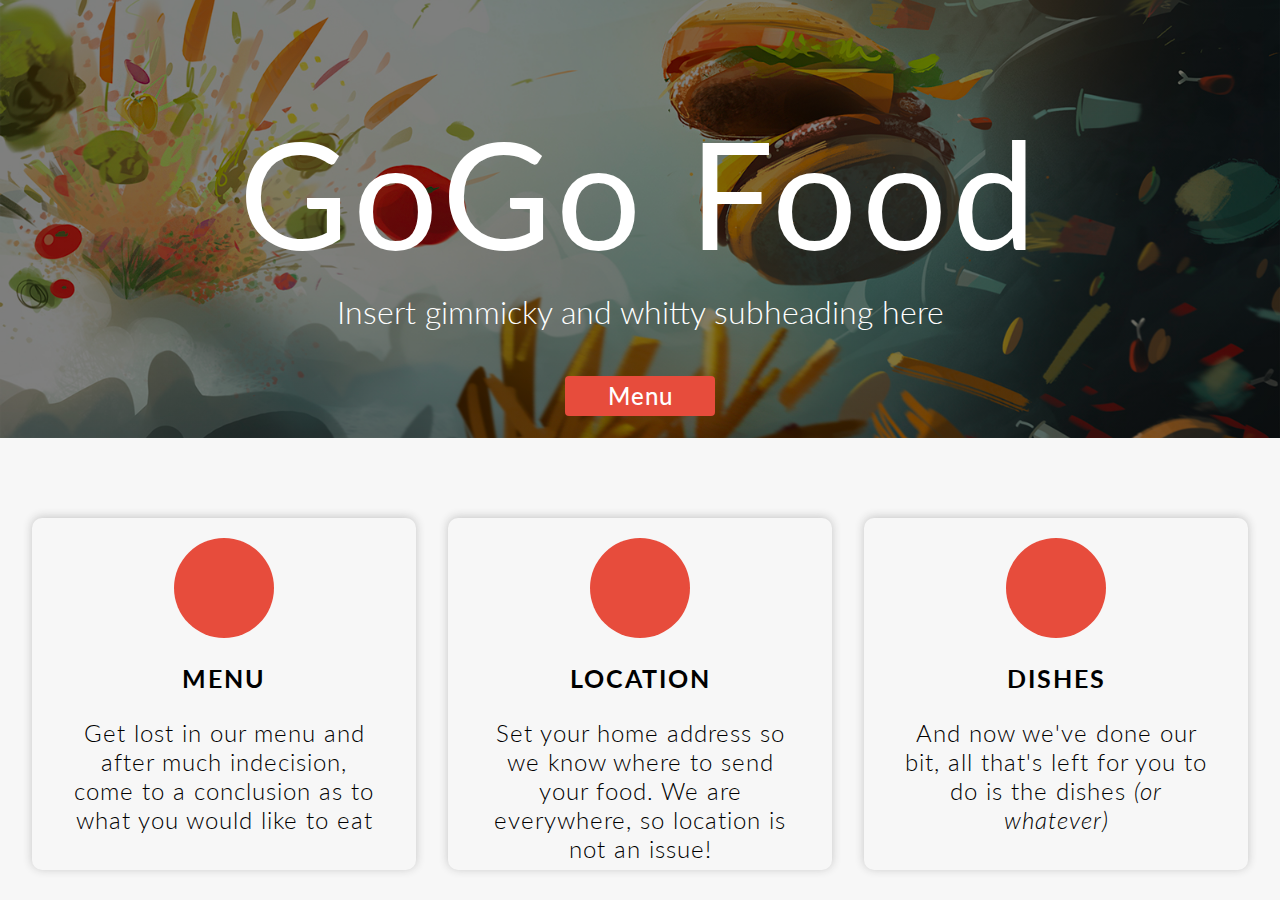
<file: FdWeb/index.html>
<!DOCTYPE html>
<html>
<head>
	<title>Title</title>
	<meta name="viewport" content="width=device-width, initial-scale=1.0">
	<link rel="stylesheet" type="text/css" href="css/base.css">
	<link rel="stylesheet" type="text/css" href="css/index.css">
	<link rel="stylesheet" type="text/css" href="css/index-queries.css">
	            <link rel="stylesheet" href="https://use.fontawesome.com/releases/v5.7.2/css/all.css" integrity="sha384-fnmOCqbTlWIlj8LyTjo7mOUStjsKC4pOpQbqyi7RrhN7udi9RwhKkMHpvLbHG9Sr" crossorigin="anonymous">
            <link href="https://fonts.googleapis.com/css?family=Lato:100,300,400,700" rel="stylesheet">

</head>

<body>

	            <div class="address">
                    <form action="" method="post">
                        <div class="form-group">
                            <div class="label-container">
                                <label for="address-line-1">Address Line 1</label>
                            </div>
                            <input placeholder="Address Line 1" id="address-line-1" name="address-line-1">
                        </div>
                        <div class="form-group">
                            <div class="label-container">
                                <label for="address-line-2">Address Line 2</label>
                            </div>
                            <input placeholder="Address Line 2" id="address-line-2" name="address-line-2">
                        </div>

                        <div class="form-group">
                            <div class="label-container">
                                <label for="in-postcode">Postcode</label>
                            </div>
                            <input placeholder="Postcode" id="postcode" name="postcode" pattern="^(([A-z][0-9]{1,2})|(([A-z][A-zJ-y][0-9]{1,2})|(([A-z][0-9][A-z])|([A-Z][A-zJ-y][0-9]?[A-z])))) [0-9][A-z]{2}$" required >

                        </div>

                        <div class="submit-btn">
                         	<input class="btn green-btn" id="submit-address" type="button" value="Continue">
                        </div>
                    </form>
                </div>

            <div class="top-container">
                <h1>GoGo Food </h1>
                <h4>Insert gimmicky and whitty subheading here</h4>
                <input type="button" class="btn red-btn" id="open-address" value="Menu">
            </div>


            <div class="bottom-container">

                <div class="section">
                    <div class="icon-container">
                        <i class="fas fa-hamburger"></i>
                    </div>
                    <div class="contents-container">
                        <p class="section-title">MENU</p>
                        <p class="section-body">Get lost in our menu and after much indecision, come to a conclusion as to what you would like to eat</p>
                    </div>
                </div>

			<div class="section">
               <div class="icon-container">
                    <i class="fas fa-map-marker-alt"></i>
               </div>
             <div class="contents-container">
                  <p class="section-title">LOCATION</p>
                  <p class="section-body">Set your home address so we know where to send your food. We are everywhere, so location is not an issue!</p>
             </div>
                </div>

                <div class="section">
                    <div class="icon-container">
                        <i class="fas fa-water"></i>
                    </div>
                    <div class="contents-container">
                        <p class="section-title">DISHES</p>
                        <p class="section-body">And now we've done our bit, all that's left for you to do is the dishes <em>(or whatever)</em></p>
                    </div>
                </div>
            </div>


			<!-- Script Files -->
			<script src="https://code.jquery.com/jquery-3.3.1.slim.min.js" integrity="sha384-q8i/X+965DzO0rT7abK41JStQIAqVgRVzpbzo5smXKp4YfRvH+8abtTE1Pi6jizo" crossorigin="anonymous"></script>
            <script type="text/javascript" src="js/index.js"></script>

</body>
</html>
</file>
<file: FdWeb/css/base.css>
html, body {
    height: 100%;
}

body {
    margin: 0;
    padding: 0;
    background-color: #f7f7f7;
    font-family: 'Lato', sans-serif;
}

h1 {
    font-weight: 400;
    letter-spacing: 5px;
    font-size: 150px;
    margin: 0;
}

h2 {
    font-weight: 400;
    margin: 0;
}

h4 {
    font-weight: 300;
    font-size: 2em;
}

.btn {
    width: 150px;
    text-align: center;
    height: 40px;
    
    border: 0;
    color: white;
    font-family: 'Lato', sans-serif;
    font-size: 1.5em;
    font-weight: 500;
    vertical-align: middle;
    letter-spacing: 1px;
    border-radius: 0.25rem;
    padding: 0 10px;
}

.btn:hover {
    cursor: pointer;
}

.btn:active {
    box-shadow: 0 3px 0 #00823F;
    top: 3px;
}

.disabled-btn {
    color: #6c6a6a;
    background-color: #c9c9c9;
}

.red-btn {
    background-color: #e74c3c;
}

.red-btn:hover {
    background-color: #f84c3a;
}

.green-btn {
    background-color: #6ca22d;
}

.green-btn:hover {
    background-color: #83c634;
}

.row {
    display: flex;
    justify-content: space-between;
}

i {
    font-size: 1.5em;
    vertical-align: middle;
    margin-left: 5px;
    margin-right: 5px;
    color: #646565;
}

.hide {
    display: none;
}
</file>
<file: FdWeb/css/index.css>
h1 {
        padding-top: 8%;
        color: white;
    }

    h4 {
        color: white;
        margin-top: 10px;
    }

    .top-container {
    	background: linear-gradient( rgba(0, 0, 0, 0.5), rgba(0, 0, 0, 0.5) ), url(img/hi.jpg); 
        background-repeat: no-repeat;
        background-position: right;
        background-size: cover;
        
 	    background-repeat: no-repeat, repeat;
        height: auto;
        width: auto;
        text-align: center;
        margin-bottom: 80px;
        padding-bottom: 20px;
    }

    .address {
        background-color: rgba(47, 47, 47, 0.87);
        border: none;
        width: 100%;
        position: absolute;
        display: flex;
        align-items: center;
        justify-content: center;
        transform: 1.25s;
        -webkit-transform: translateY(-100%);
                transform: translateY(-100%);
        transition: transform 300ms linear;
    }

    .open-address {
        -webkit-transform: none;
                transform: none;
        transition: transform 300ms linear;
    }

    form {
        width: 40%;
    }

    .form-group {
        display: flex;
        justify-content: space-between;
        margin: 10px 0;
        padding: 0;
    }

    .label-container,
    input {
        padding: 2px 1%;
        font-family: 'Lato', sans-serif;
        font-size: 17px;
        letter-spacing: 0.5px;
        height: 30px;
    }

    input {
        outline: none;
        border: none;
        border-radius: 5px;
        margin: 2px 9px;
        padding: 2px 1%;
        flex-grow: 3;
    }

    .incomplete-data {
        background-color: pink;
    }


    .label-container {
        text-align: right;
        margin: 2px 0;
        padding: 2px 0%;
        color: white;
        flex-grow: 1;
        width: 15%;
    }

    .submit-btn {
        display: flex;
        justify-content: center;
        align-items: center;
        flex-direction: column;
    }

    .form-group input.btn {
        border-radius: 0;
        margin: 0;
        margin-bottom: 20px;
        padding: 0;
        height: 33px;
    }

    .bottom-container{
        height: 320px;
    }

    .section {
        box-shadow: 0px -1px 10px #c4c4c4; 
        width: 30%;
        text-align: center;
        float: left;
        margin-left: 2.5%;
        height: 110%;
        border-radius: 10px;
    }

    .section:hover{
        box-shadow: 0px -1px 25px #c4c4c4;
    }

    .icon-container{
        background-color: #e74c3c;
        width: 100px;
        height: 100px;
        margin: auto;
        margin-top: 20px;
        border-radius: 50%;
        text-align: center;
    }

    .icon-container i {
        color: white;
        font-size: 72px;
        padding-top: 9px;
    }

    .section-title {
        font-weight: 700;
        font-size: 25px;
        letter-spacing: 2px;
    }

    .section-body {
        margin-top: 0px;
        width: 80%;
        margin: auto;
        font-size: 24px;
        font-weight: 300;
        letter-spacing: 1px;
    }

    .btn {
        font-size: 1.5em;
    }
</file>
<file: FdWeb/css/index-queries.css>
@media only screen and (max-width: 1550px) {
    .address {
        width: 80%;
    }
    
    .label-container {
        width: 15%;
    }
}

@media only screen and (max-width: 1245px) {
    
    form {
        width: 60%;
    }
    
    .section-body {
        margin-top: 0;
        width: 80%;
        margin: auto;
        font-size: 1.3em;
    }
}

/* Small table to small big tablet from 768 to 1023px */
@media only screen and (max-width:1023px) {
    
    input {
        width: 50%;
    }
    
    .label-container {
        width: 20%;
    }
    
    .bottom-container{
    height: 400px;
    }
    
    .section {
        height: 80%;
    }
    
    .icon-container {
        width: 70px;
        height: 70px;
    }
    
    .icon-container i {
        color: white;
        font-size: 3em;
        padding-top: 9px;
    }
    
    .section-title {
        margin-bottom: 3%;
    }
    
    .section-body {
        margin-top: 0px;
        width: 100%;
        font-size: 1.2em;
    }
}


/* Small phones to small tablets from 481 to 767px */
@media only screen and (max-width:767px) {
    
    h1 {
        font-size: 4em;
    }
    
    h4 {
        font-size: 1.5em;
    }
    
    .top-container {
        margin: 0;
    }
    
    form {
        width: 80%;
    }
        
    .label-container {
        width: 35%;
        margin-right: 10px;
    }
    
    input {
        width: 70%;
    }
    
    .bottom-container{
    height: 300px;
    }

    .section {
        padding: 0 15% 30px 15%;
        width:70%;
        height: auto;
        margin: 0;
        margin-top: 30px;
        flex-direction: row;
        text-align: left;
        display:flex;
        align-items:center;
    }
    
    .icon-container {
        float: left; 
        margin: 0 auto;
        
    }
    
    .contents-container {
        float: left;
        width: 70%;
        margin-left: 30px;
    }
    
    .section-title {
        font-size: 1.2em;
    }
    
    .section-body {
    }
    
}

@media only screen and (max-width:500px) {
    
    .top-container h4 {
        margin-bottom: 5%;
    }
    
    form {
        width: 90%;
        margin-top: 50px;
    }
    
    .address {
        padding-bottom: 10px;
    }
    
    .form-group {
        flex-direction: column;
        align-items: center;
    }
    
    .label-container,
    input {
        width: 80%;
        margin: 0;
    }
    
    .label-container {
        height: auto;
        text-align: left;
    }
    
    .submit-btn {
        margin: 15px 0 45px 0;
    }
    
    .section {
        padding: 0 5% 30px 5%;
        width:90%;
    }
    
    .contents-container {
        margin-left: 2%;
    }
    
}

/* Small phones to small tablets from 370 to 414px (iPhone 6/7/8) */
@media only screen and (max-width:414px) {
    
}

/* From 0 to 369px (Galaxy S5) */
@media only screen and (max-width:360px) {
}
</file>
